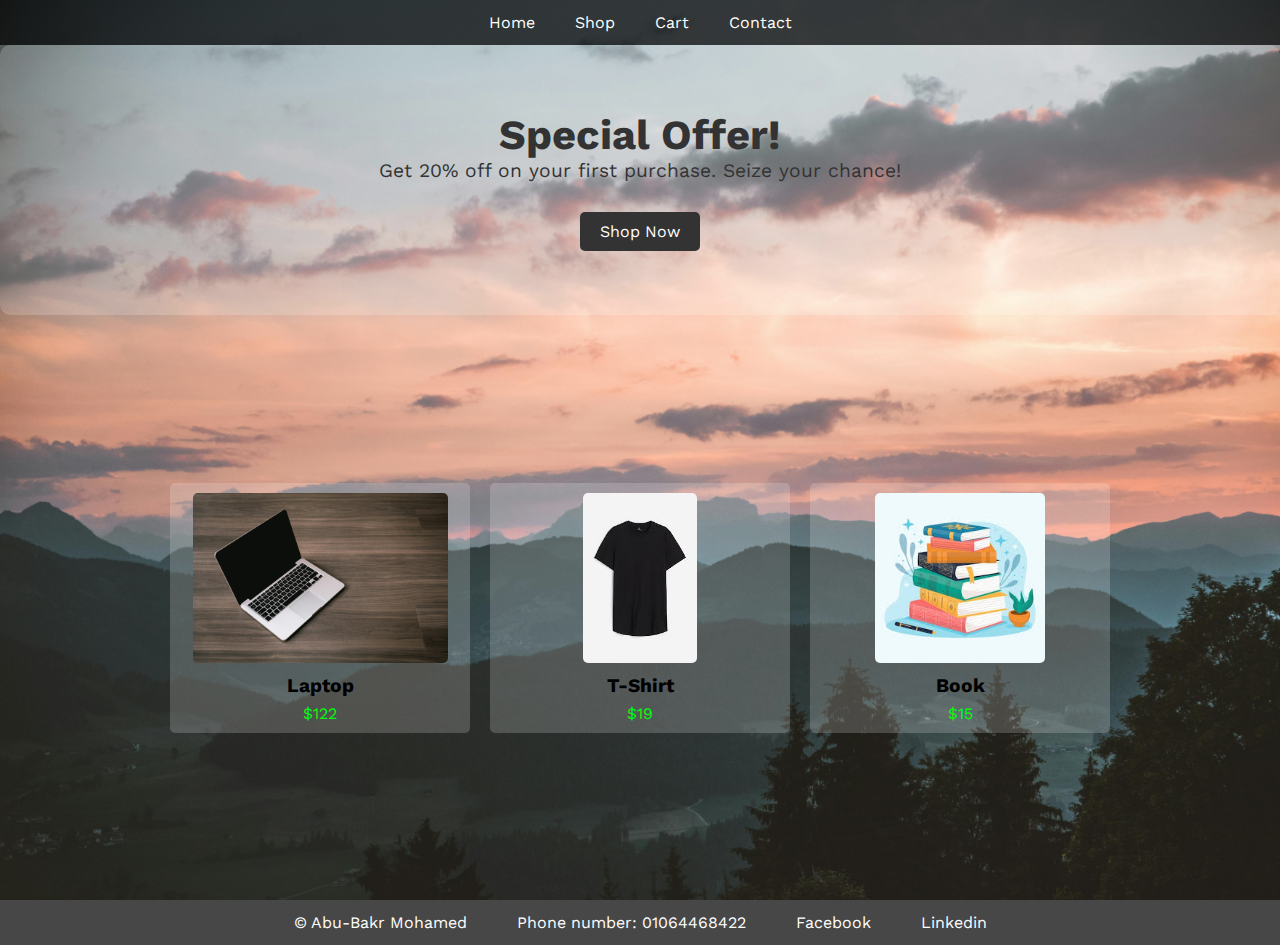
<file: index.html>
<!DOCTYPE html>
<html lang="en">

<head>
    <meta charset="UTF-8">
    <meta name="viewport" content="width=device-width, initial-scale=1.0">
    <title>HomePage</title>
    <!-- Style Sheet -->
    <link rel="stylesheet" href="css/general.css">
    <link rel="stylesheet" href="css/style.css">
    <!-- Google Fonts -->
    <link rel="preconnect" href="https://fonts.googleapis.com">
    <link rel="preconnect" href="https://fonts.gstatic.com" crossorigin>
    <link href="https://fonts.googleapis.com/css2?family=Work+Sans:wght@200;300;400;500;600;700;800&display=swap"
        rel="stylesheet">
</head>

<body>
    <header>
        <div class="container">
            <a href="index.html">Home</a>
            <a href="shop.html">Shop</a>
            <a href="cart.html">Cart</a>
            <a href="contact.html">Contact</a>
        </div>
    </header>

    <div class="banner">
        <div class="container">
            <h2>Special Offer!</h2>
            <p>Get 20% off on your first purchase. Seize your chance!</p>
            <form action="shop.html">
                <button>Shop Now</button>
            </form>
        </div>
    </div>

    <div id="product-showcase">
        <!-- Products will be dynamically inserted here from the local storage -->
    </div>

    <footer>
        <p>&copy; Abu-Bakr Mohamed</p>
        <p>Phone number: 01064468422</p>
        <a href="https://www.facebook.com/profile.php?id=100087902827830">Facebook</a>
        <a href="https://Linkedin.com/in/Abu-Bakr-Mohamed">Linkedin</a>
    </footer>

    <button id="scrollToTopBtn">↑</button>
    <script src="scripts/script.js"></script>

</body>

</html>
</file>
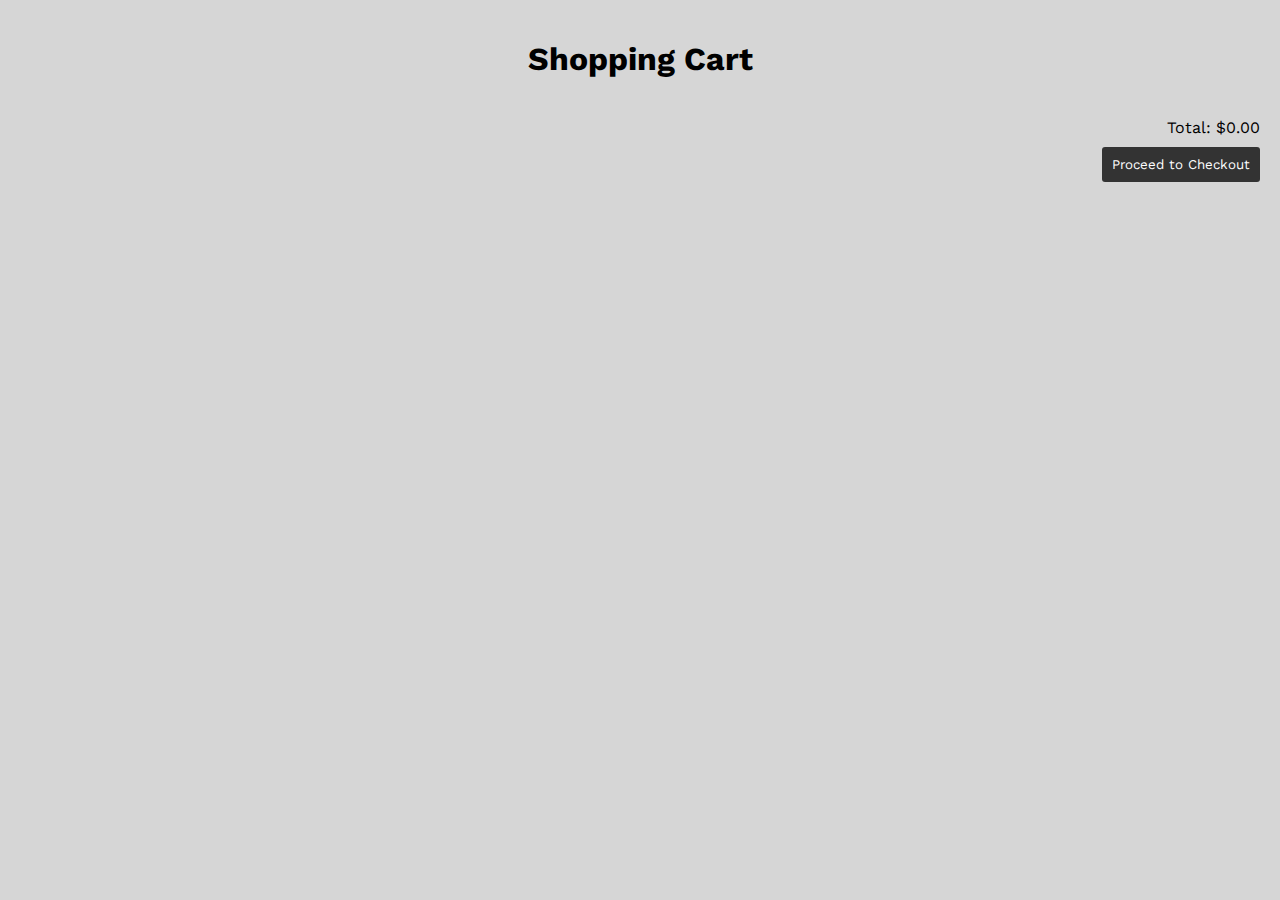
<file: cart.html>
<!DOCTYPE html>
<html lang="en">

<head>
    <meta charset="UTF-8">
    <meta name="viewport" content="width=device-width, initial-scale=1.0">
    <title>Shopping Cart</title>
    <link rel="stylesheet" href="css/general.css">
    <link rel="stylesheet" href="css/cart.css">
    <!-- Google Fonts -->
    <link rel="preconnect" href="https://fonts.googleapis.com">
    <link rel="preconnect" href="https://fonts.gstatic.com" crossorigin>
    <link href="https://fonts.googleapis.com/css2?family=Work+Sans:wght@200;300;400;500;600;700;800&display=swap"
        rel="stylesheet">

</head>

<body>
    <main id="cart">
        <h1>Shopping Cart</h1>
        <div id="cartSummary">
            <p>Total: $<span id="totalPrice">0</span></p>
            <form action="checkout.html">
                <button id="checkoutButton">Proceed to Checkout</button>
            </form>
        </div>
        <div id="cartItems">
            <!-- Cart items will be dynamically inserted here -->
        </div>

    </main>
    <script src="scripts/cart.js"></script>
</body>

</html>
</file>
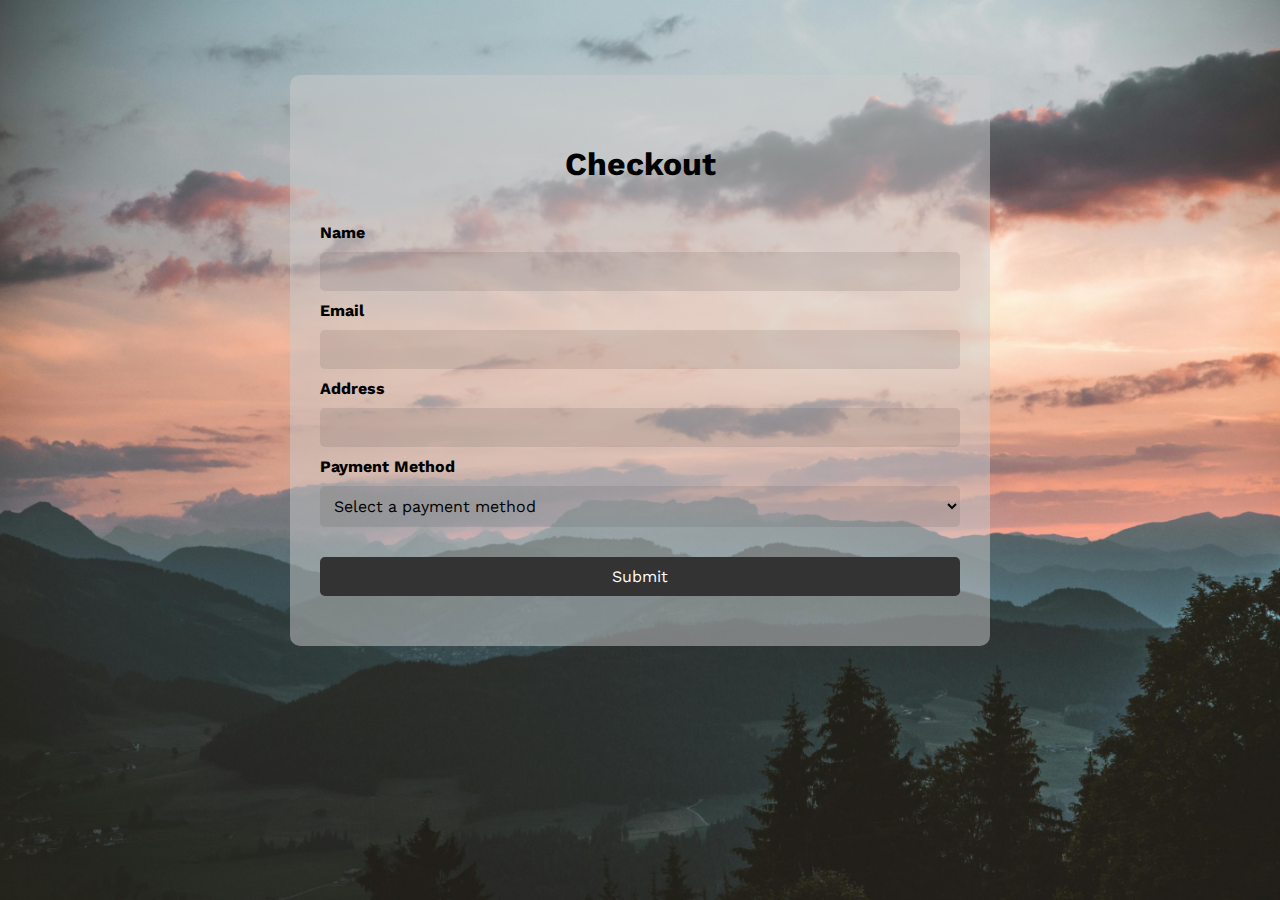
<file: checkout.html>
<!DOCTYPE html>
<html lang="en">

<head>
    <meta charset="UTF-8">
    <meta name="viewport" content="width=device-width, initial-scale=1.0">
    <title>Checkout</title>
    <link rel="stylesheet" href="css/general.css">
    <link rel="stylesheet" href="css/checkout.css">
    <!-- Google Fonts -->
    <link rel="preconnect" href="https://fonts.googleapis.com">
    <link rel="preconnect" href="https://fonts.gstatic.com" crossorigin>
    <link href="https://fonts.googleapis.com/css2?family=Work+Sans:wght@200;300;400;500;600;700;800&display=swap"
        rel="stylesheet">

</head>

<body>
    <main id="checkout">
        <h1>Checkout</h1>
        <form id="checkoutForm">
            <label for="name">Name</label>
            <input type="text" id="name" name="name" required autofocus>

            <label for="email">Email</label>
            <input type="email" id="email" name="email" required>

            <label for="address">Address</label>
            <input type="text" id="address" name="address" required>

            <label for="paymentMethod">Payment Method</label>
            <select id="paymentMethod" name="paymentMethod" required>
                <option value="">Select a payment method</option>
                <option value="creditCard">Credit Card</option>
                <option value="paypal">PayPal</option>
                <option value="bankTransfer">Bank Transfer</option>
            </select>

            <button type="submit">Submit</button>
        </form>
        <div id="confirmationMessage" style="display: none;">
            <h2>Thank you for your purchase!</h2>
            <p>Your order has been received and is being processed.</p>
        </div>
    </main>
    <script src="scripts/checkout.js"></script>
</body>

</html>
</file>
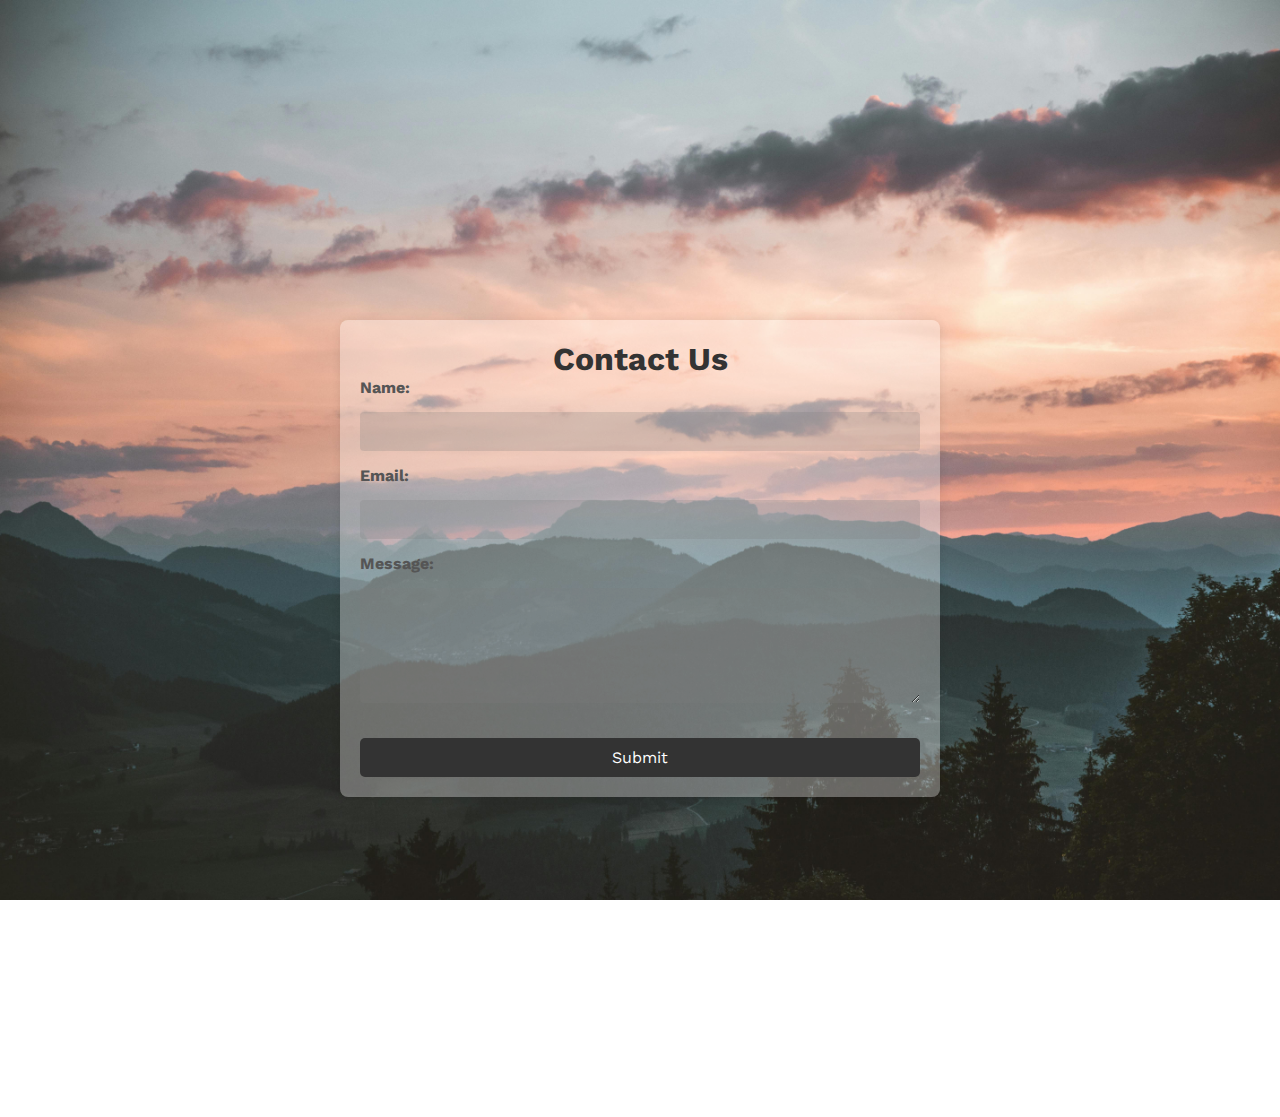
<file: contact.html>
<!DOCTYPE html>
<html lang="en">

<head>
    <meta charset="UTF-8">
    <meta name="viewport" content="width=device-width, initial-scale=1.0">
    <title>Contact Us</title>
    <link rel="stylesheet" href="css/general.css">
    <link rel="stylesheet" href="css/contact.css">
    <!-- Google Fonts -->
    <link rel="preconnect" href="https://fonts.googleapis.com">
    <link rel="preconnect" href="https://fonts.gstatic.com" crossorigin>
    <link href="https://fonts.googleapis.com/css2?family=Work+Sans:wght@200;300;400;500;600;700;800&display=swap"
        rel="stylesheet">

</head>

<body>
    <main id="contact">
        <h1>Contact Us</h1>
        <form id="contactForm">
            <label for="name">Name:</label>
            <input type="text" id="name" name="name" required>

            <label for="email">Email:</label>
            <input type="email" id="email" name="email" required>

            <label for="message">Message:</label>
            <textarea id="message" name="message" rows="5" required></textarea>

            <button type="submit">Submit</button>
        </form>
        <div id="confirmationMessage" style="display: none;">
            <h2>Thank you for contacting us!</h2>
            <p>We will get back to you shortly.</p>
        </div>
    </main>
    <script src="scripts/contact.js"></script>
</body>

</html>
</file>
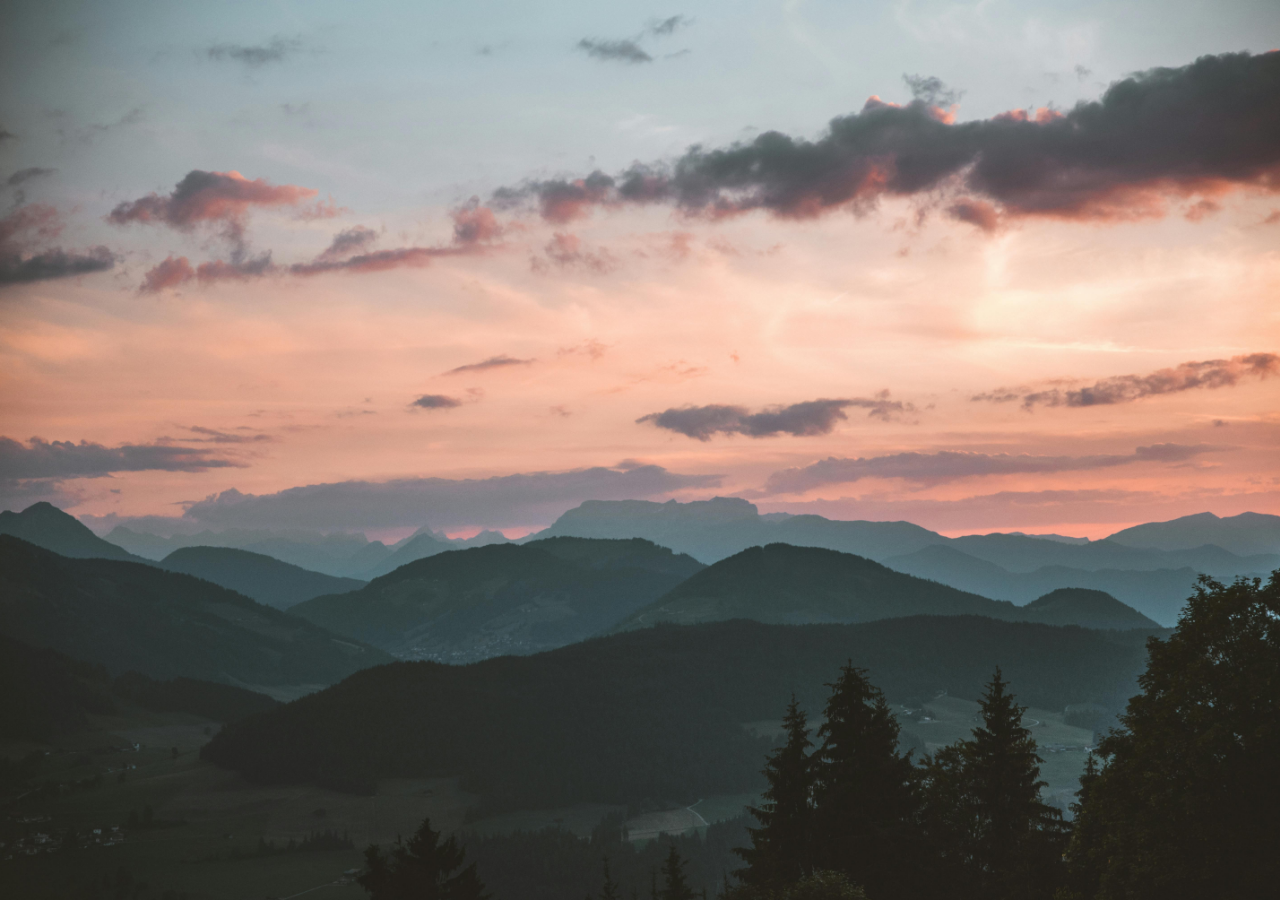
<file: product.html>
<!DOCTYPE html>
<html lang="en">

<head>
    <meta charset="UTF-8">
    <meta name="viewport" content="width=device-width, initial-scale=1.0">
    <title>Product Detail Page</title>
    <link rel="stylesheet" href="css/general.css">
    <link rel="stylesheet" href="css/product.css">
    <!-- Google Fonts -->
    <link rel="preconnect" href="https://fonts.googleapis.com">
    <link rel="preconnect" href="https://fonts.gstatic.com" crossorigin>
    <link href="https://fonts.googleapis.com/css2?family=Work+Sans:wght@200;300;400;500;600;700;800&display=swap"
        rel="stylesheet">

</head>

<body>
    <main id="productDetail">
        <!-- Product details will be dynamically inserted here -->
    </main>
    <script src="scripts/product.js"></script>
</body>

</html>
</file>
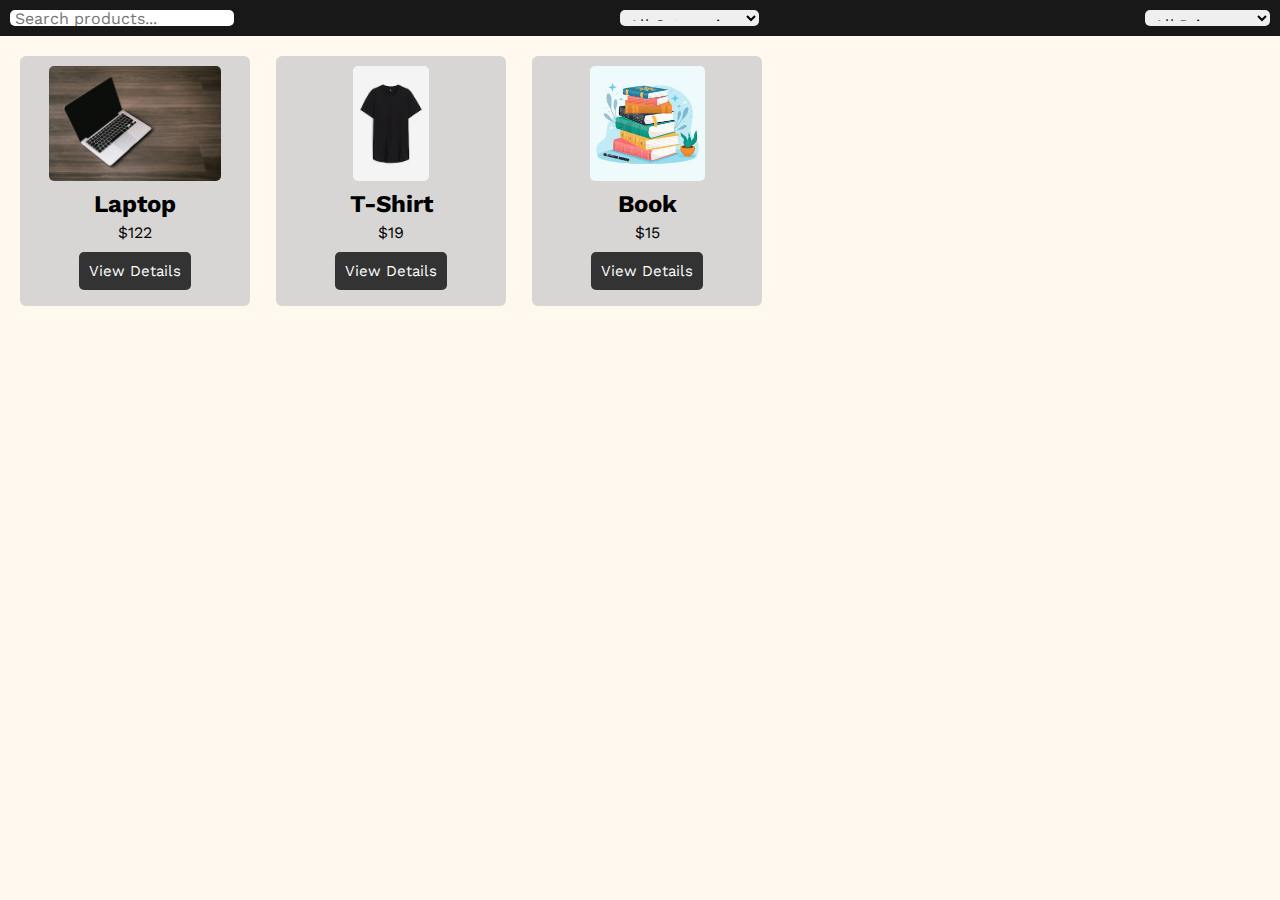
<file: shop.html>
<!DOCTYPE html>
<html lang="en">

<head>
    <meta charset="UTF-8">
    <meta name="viewport" content="width=device-width, initial-scale=1.0">
    <title>Product Listing Page</title>
    <link rel="stylesheet" href="css/general.css">
    <link rel="stylesheet" href="css/shop.css">
    <!-- Google Fonts -->
    <link rel="preconnect" href="https://fonts.googleapis.com">
    <link rel="preconnect" href="https://fonts.gstatic.com" crossorigin>
    <link href="https://fonts.googleapis.com/css2?family=Work+Sans:wght@200;300;400;500;600;700;800&display=swap"
        rel="stylesheet">
</head>

<body>
    <header>
        <input type="text" id="searchBar" placeholder="Search products...">
        <select id="categoryFilter">
            <option value="all">All Categories</option>
            <option value="electronics">Electronics</option>
            <option value="clothing">Clothing</option>
            <option value="books">Books</option>
        </select>
        <select id="priceFilter">
            <option value="all">All Prices</option>
            <option value="low">Low to High</option>
            <option value="high">High to Low</option>
        </select>
    </header>
    <main id="productGrid">
        <!-- Products will be dynamically inserted here -->
    </main>
    <script src="scripts/shop.js"></script>
</body>

</html>
</file>
<file: css/general.css>
* {
   padding: 0;
   margin: 0;
   font-family: "Work Sans", sans-serif;
   box-sizing: border-box;
   --fontColor: #fff;
}

img {
   max-width: 100%;
   max-height: 100%;
}

/* Media queries */
.container {
   margin: 0 auto;
}

@media (max-width: 576px) {
   .container {
      width: 100%;
   }
}

@media (min-width: 576px) {
   .container {
      width: 540px;
   }
}

@media (min-width: 768px) {
   .container {
      width: 720px;
   }
}

@media (min-width: 992px) {
   .container {
      width: 960px;
   }
}

@media (min-width: 1200px) {
   .container {
      width: 1140px;
   }
}

@media (min-width: 1400px) {
   .container {
      width: 1320px;
   }
}
</file>
<file: css/style.css>
html {
   scroll-behavior: smooth;
   background: url("../images/background.jpg") center/cover no-repeat fixed;
}

body {
   height: 100vh;
}

a {
   text-decoration: none;
   color: var(--fontColor);
   transition: color 0.3s ease;
}

a:hover {
   color: aqua;
}

/* Header */
header {
   background-color: rgba(0, 0, 0, 0.72);
   height: 5%;
}

header .container {
   display: flex;
   justify-content: center;
   align-items: center;
   height: 100%;
   gap: 40px;
}

/* Banner */
.banner {
   background-color: #ffffff30;
   color: #333;
   text-align: center;
   border-radius: 10px;
   height: 30%;
   display: flex;
   align-items: center;
   animation: appear 2s ease-in-out;
}

@keyframes appear {
   from {
      opacity: 0;
   }
   to {
      opacity: 1;
   }
}

.banner h2 {
   font-size: 2.6em;
}

.banner p {
   font-size: 1.2em;
   padding-bottom: 30px;
}

.banner button {
   background-color: #333;
   color: var(--fontColor);
   border: none;
   padding: 10px 20px;
   font-size: 1em;
   cursor: pointer;
   border-radius: 5px;
   transition: background-color 0.3s ease;
}

.banner button:hover {
   background-color: #555;
}

/* Product Showcase */
#product-showcase {
   display: flex;
   flex-wrap: wrap;
   gap: 20px;
   height: 65%;
   justify-content: center;
   align-items: center;
}

.product {
   padding: 10px;
   border-radius: 5px;
   text-align: center;
   width: 300px;
   background-color: #ffffff30;
}

.product img {
   max-width: 100%;
   max-height: 170px;
   border-radius: 5px;
}

.product h3 {
   font-size: 1.2em;
   margin: 7px 0;
}

.product p {
   font-size: 1em;
   color: rgb(0, 255, 13);
}

/* Footer */
footer {
   background-color: rgba(0, 0, 0, 0.72);
   display: flex;
   height: 5%;
   color: var(--fontColor);
   gap: 50px;
   justify-content: center;
   align-items: center;
   padding: 0 10px;
}

/* Scroll up button */
#scrollToTopBtn {
   display: none;
   position: fixed;
   bottom: 20px;
   right: 30px;
   z-index: 99;
   border: none;
   outline: none;
   background-color: #28a745;
   color: white;
   cursor: pointer;
   padding: 15px 18px;
   border-radius: 10px;
   font-size: 18px;
}

#scrollToTopBtn:hover {
   background-color: #555;
}
</file>
<file: css/cart.css>
body {
   background-color: #d6d6d6;
}

main h1 {
   margin: 20px 0 40px 0;
   text-align: center;
}

#cart {
   padding: 20px;
}

#cartItems {
   display: flex;
   flex-direction: column;
   gap: 10px;
}

.cart-item {
   display: grid;
   grid-template-columns: 8% 6fr 1fr;
   padding: 10px 20px;
   height: 110px;
   gap: 15px;
   background-color: #9d9d9d48;
   border-radius: 5px;
}

.cart-item div {
   max-height: 90px;
}

.cart-item img {
   max-width: 100%;
   max-height: 100%;
   border-radius: 5px;
}

.cart-item-details {
   flex: 1;
   margin-left: 10px;
}

.cart-item-actions {
   display: flex;
   align-items: center;
   gap: 10px;
}

.cart-item-actions input {
   width: 50px;
   border: none;
   outline: none;
   background-color: #a6a6a6;
   border-radius: 4px;
   padding: 5px;
   text-align: center;
   color: var(--fontColor);
}

.remove,
#checkoutButton {
   transition: background-color 0.3s ease;
   cursor: pointer;
   border-radius: 3px;
   color: var(--fontColor);
   border: none;
   background-color: #333;
   padding: 5px;
}

.remove:hover,
#checkoutButton:hover {
   background-color: #555;
}

#cartSummary {
   margin-top: 20px;
   text-align: right;
   margin-bottom: 20px;
}

#checkoutButton {
   padding: 10px;
   margin-top: 10px;
}
</file>
<file: css/checkout.css>
body {
   display: flex;
   justify-content: center;
   align-items: center;
   height: 80vh;
   background: url("../images/background.jpg") center/cover no-repeat fixed;
}

h1 {
   margin: 20px 0 40px 0;
   text-align: center;
}

#checkout {
   padding: 50px 30px;
   width: 60%;
   max-width: 700px;
   background-color: #cccccc80;
   border-radius: 10px;
}

form {
   display: flex;
   flex-direction: column;
   gap: 10px;
}

label {
   font-weight: bold;
}

input,
select,
button {
   padding: 10px;
   font-size: 16px;
   border: none;
   outline: none;
   border-radius: 5px;
   background-color: #3333331b;
}

button {
   background-color: #333;
   color: var(--fontColor);
   border: none;
   padding: 10px 20px;
   font-size: 1em;
   cursor: pointer;
   border-radius: 5px;
   transition: background-color 0.3s ease;
   margin-top: 20px;
}

button:hover {
   background-color: #555;
}

#confirmationMessage {
   text-align: center;
   margin-top: 20px;
}
</file>
<file: css/contact.css>
body {
   background: url("/images/background.jpg") center/cover no-repeat fixed;
   padding: 20px;
}

#contact {
   max-width: 600px;
   padding: 20px;
   background-color: #ffffff53;
   border-radius: 8px;
   box-shadow: 0 0 10px rgba(0, 0, 0, 0.1);
   margin: 300px auto;
}

h1 {
   text-align: center;
   color: #333;
}

form {
   display: flex;
   flex-direction: column;
   gap: 15px;
}

label {
   font-weight: bold;
   color: #555;
}

input,
textarea,
button {
   padding: 10px;
   font-size: 16px;
   border: none;
   outline: none;
   border-radius: 4px;
   background-color: #7c7c7c3b;
}

button {
   background-color: #333;
   color: var(--fontColor);
   border: none;
   padding: 10px 20px;
   font-size: 1em;
   cursor: pointer;
   border-radius: 5px;
   transition: background-color 0.3s ease;
   margin-top: 20px;
}

button:hover {
   background-color: #555;
}

#confirmationMessage {
   text-align: center;
   margin-top: 20px;
}
</file>
<file: css/product.css>
body {
   background: url("../images/background.jpg") center/cover no-repeat fixed;
}

#productDetail {
   display: flex;
   flex-direction: column;
   align-items: center;
   padding: 20px;
   display: flex;
   justify-content: center;
   align-content: center;
   height: 100vh;
}

.product-detail {
   padding: 20px;
   max-width: 600px;
   text-align: center;
   background-color: #cccccc6f;
   border-radius: 10px;
}

.product-detail img {
   max-width: 100%;
   height: auto;
   border-radius: 10px;
}

.product-detail h1 {
   font-size: 30px;
   margin: 10px 0;
}

.product-detail p {
   font-size: 16px;
   margin: 10px 0;
}

.product-detail select,
.product-detail input {
   padding: 8px;
   font-size: 16px;
   margin: 10px 0;
   border: none;
   outline: none;
   border-radius: 5px;
}

.product-detail button {
   background-color: #333;
   color: var(--fontColor);
   border: none;
   padding: 10px 20px;
   font-size: 1em;
   cursor: pointer;
   border-radius: 5px;
   transition: background-color 0.3s ease;
   margin-top: 15px;
}

.product-detail button:hover {
   background-color: #555;
}
</file>
<file: css/shop.css>
body {
   background-color: rgba(255, 228, 196, 0.266);
}

header {
   display: flex;
   justify-content: space-between;
   padding: 10px;
   background-color: rgb(24, 24, 24);
   height: 4vh;
}

#searchBar,
#categoryFilter,
#priceFilter {
   padding: 5px;
   font-size: 16px;
   outline: none;
   border: none;
   border-radius: 5px;
}

#productGrid {
   display: grid;
   grid-template-columns: repeat(auto-fill, minmax(200px, 1fr));
   gap: 40px;
   padding: 20px;
}

.product {
   padding: 10px;
   text-align: center;
   height: 250px;
   background-color: #ccccccc6;
   border-radius: 6px;
   width: 230px;
}

.product img {
   max-width: 100%;
   border-radius: 5px;
   height: 50%;
}

.product h2 {
   margin: 5px 0;
}

.product button {
   background-color: #333;
   color: var(--fontColor);
   border: none;
   padding: 10px;
   font-size: 15px;
   cursor: pointer;
   border-radius: 5px;
   transition: background-color 0.3s ease;
   margin: 10px 0;
}

.product button:hover {
   background-color: #555;
}
</file>
